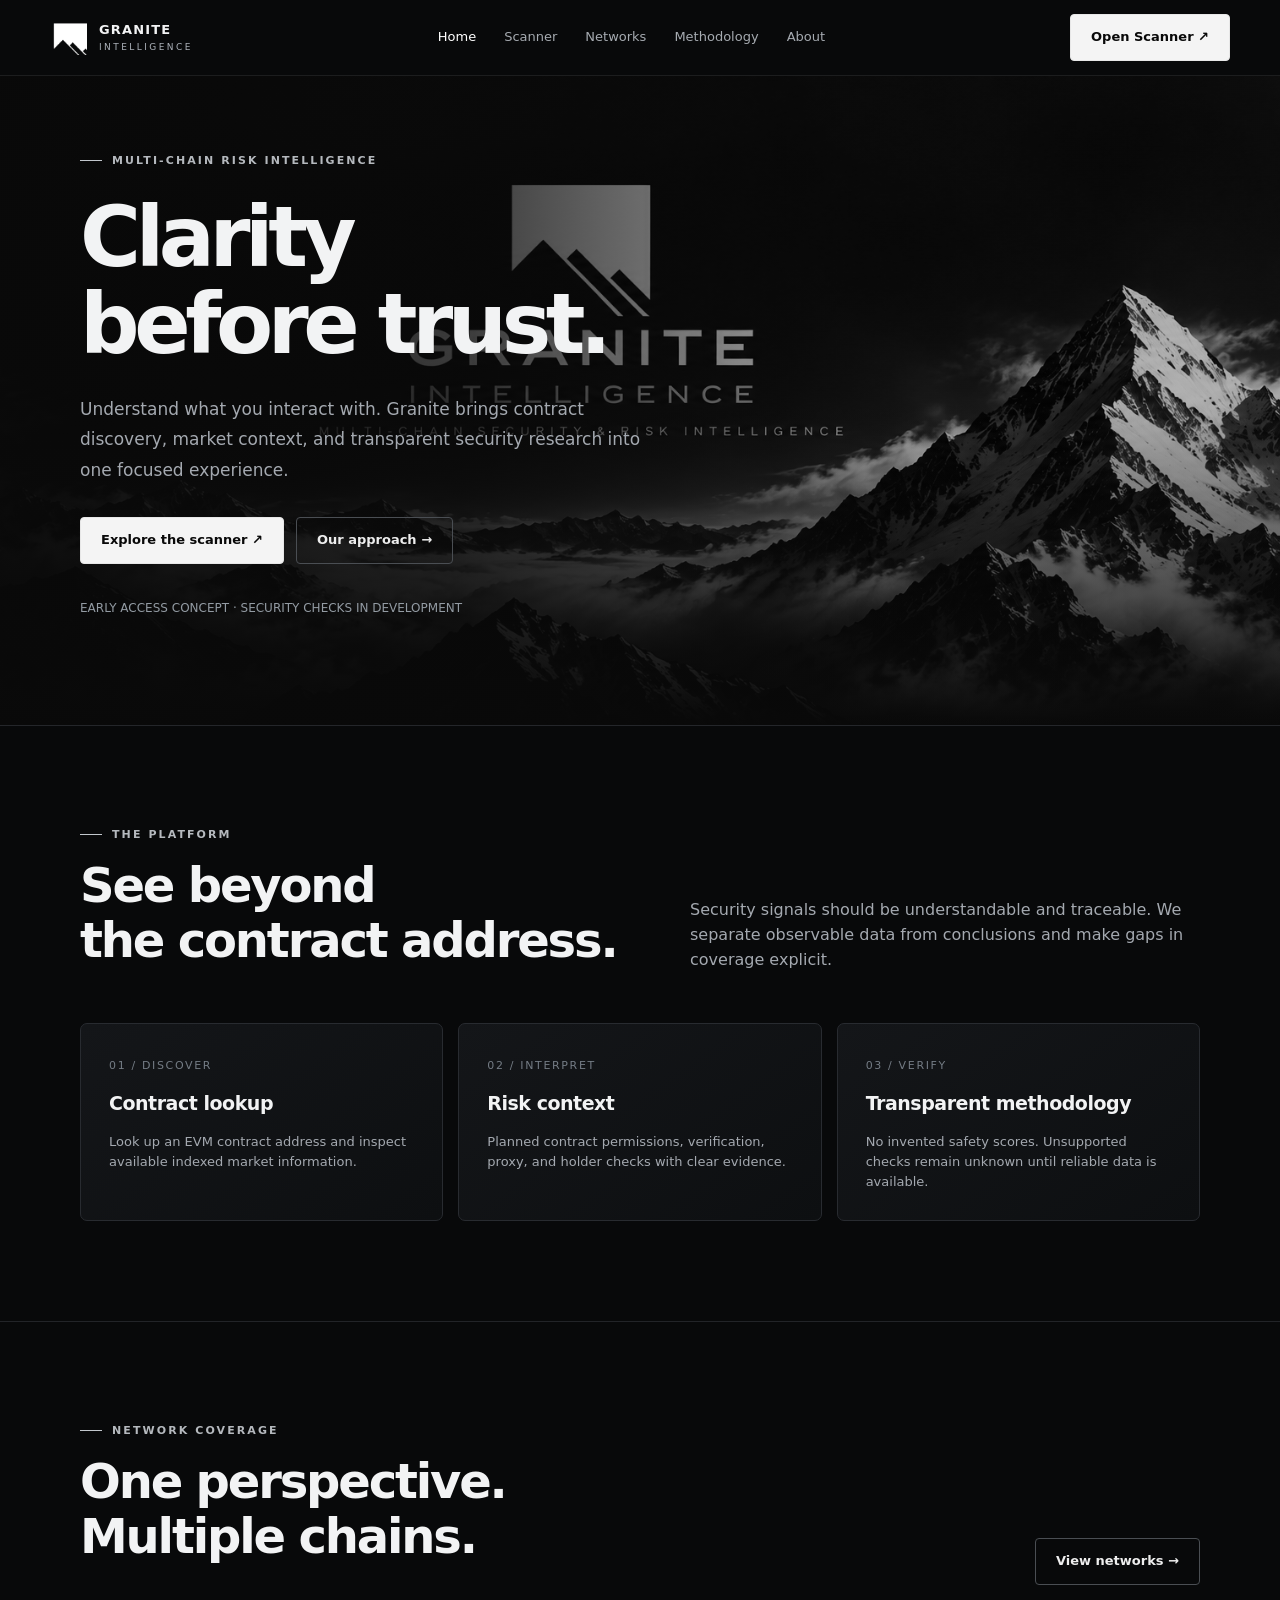
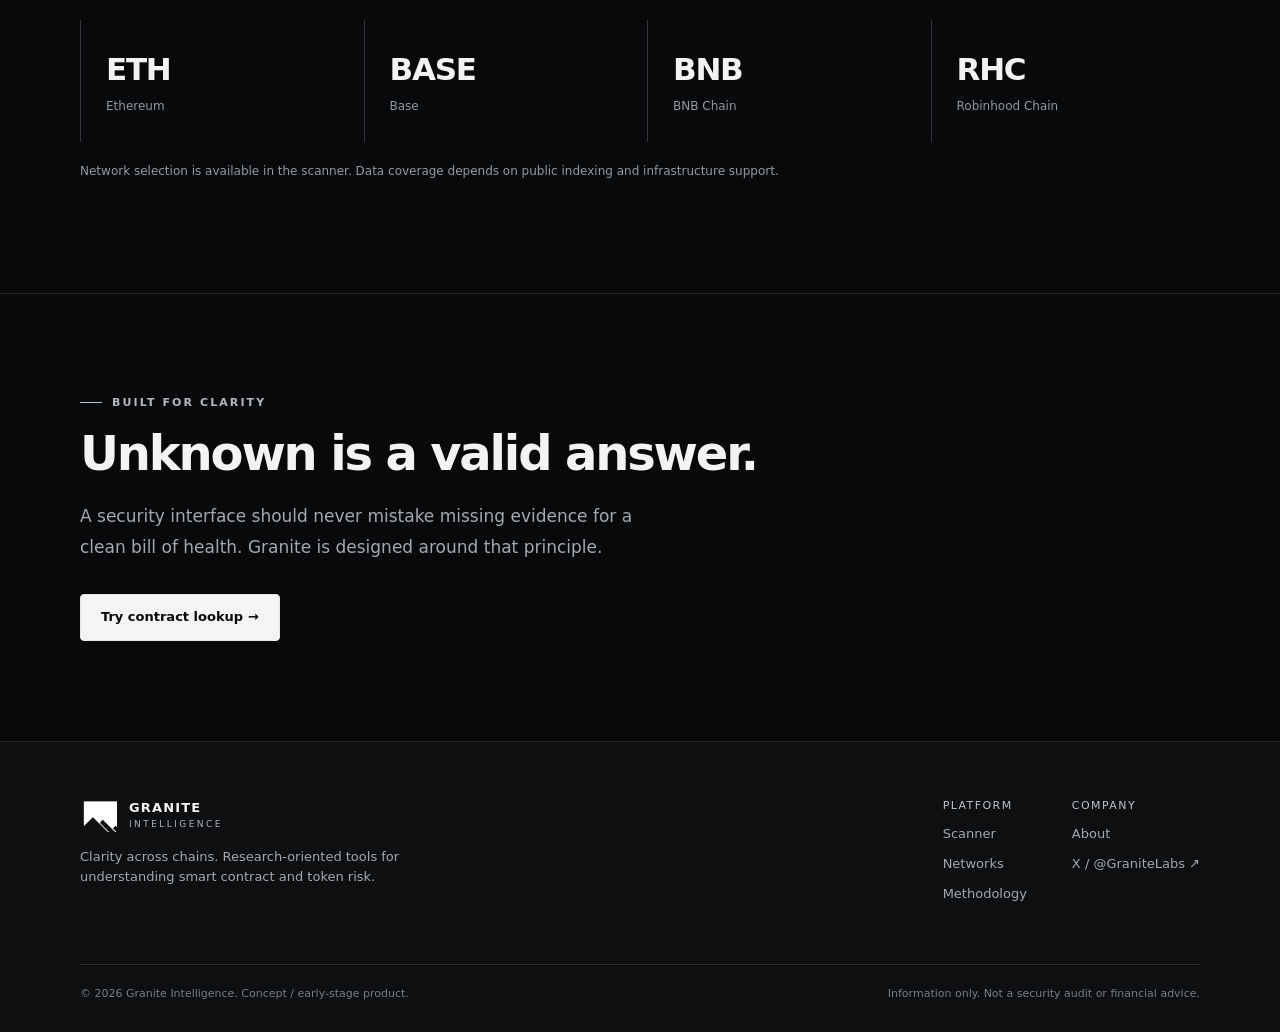
<file: index.html>
<!doctype html><html lang="en"><head><meta charset="utf-8"><meta name="viewport" content="width=device-width,initial-scale=1"><meta name="theme-color" content="#08090a"><meta name="description" content="Granite Intelligence — Multi-chain security and risk intelligence. Explore contracts and public market data."><title>Home | Granite Intelligence</title><link rel="icon" type="image/png" href="assets/logo.png"><link rel="stylesheet" href="style.css"></head><body><header id="site-header"></header><main><section class="hero"><div class="wrap hero-content"><div class="eyebrow">Multi-chain risk intelligence</div><h1>Clarity<br>before trust.</h1><p class="lead">Understand what you interact with. Granite brings contract discovery, market context, and transparent security research into one focused experience.</p><div class="actions"><a class="btn" href="scanner.html">Explore the scanner ↗</a><a class="btn btn-outline" href="methodology.html">Our approach →</a></div><p class="smallprint" style="margin-top:35px">EARLY ACCESS CONCEPT · SECURITY CHECKS IN DEVELOPMENT</p></div></section><section class="section"><div class="wrap"><div class="section-head"><div><div class="eyebrow">The platform</div><h2>See beyond<br>the contract address.</h2></div><p>Security signals should be understandable and traceable. We separate observable data from conclusions and make gaps in coverage explicit.</p></div><div class="grid3"><article class="panel"><span class="num">01 / DISCOVER</span><h3>Contract lookup</h3><p>Look up an EVM contract address and inspect available indexed market information.</p></article><article class="panel"><span class="num">02 / INTERPRET</span><h3>Risk context</h3><p>Planned contract permissions, verification, proxy, and holder checks with clear evidence.</p></article><article class="panel"><span class="num">03 / VERIFY</span><h3>Transparent methodology</h3><p>No invented safety scores. Unsupported checks remain unknown until reliable data is available.</p></article></div></div></section><section class="section"><div class="wrap"><div class="section-head"><div><div class="eyebrow">Network coverage</div><h2>One perspective.<br>Multiple chains.</h2></div><a class="btn btn-outline" href="networks.html">View networks →</a></div><div class="grid4"><div class="stat"><strong>ETH</strong><span>Ethereum</span></div><div class="stat"><strong>BASE</strong><span>Base</span></div><div class="stat"><strong>BNB</strong><span>BNB Chain</span></div><div class="stat"><strong>RHC</strong><span>Robinhood Chain</span></div></div><p class="smallprint" style="margin-top:20px">Network selection is available in the scanner. Data coverage depends on public indexing and infrastructure support.</p></div></section><section class="section"><div class="wrap"><div class="eyebrow">Built for clarity</div><h2>Unknown is a valid answer.</h2><p class="lead">A security interface should never mistake missing evidence for a clean bill of health. Granite is designed around that principle.</p><div class="actions"><a class="btn" href="scanner.html">Try contract lookup →</a></div></div></section></main><footer class="footer" id="site-footer"></footer><script src="app.js" defer></script></body></html>
</file>
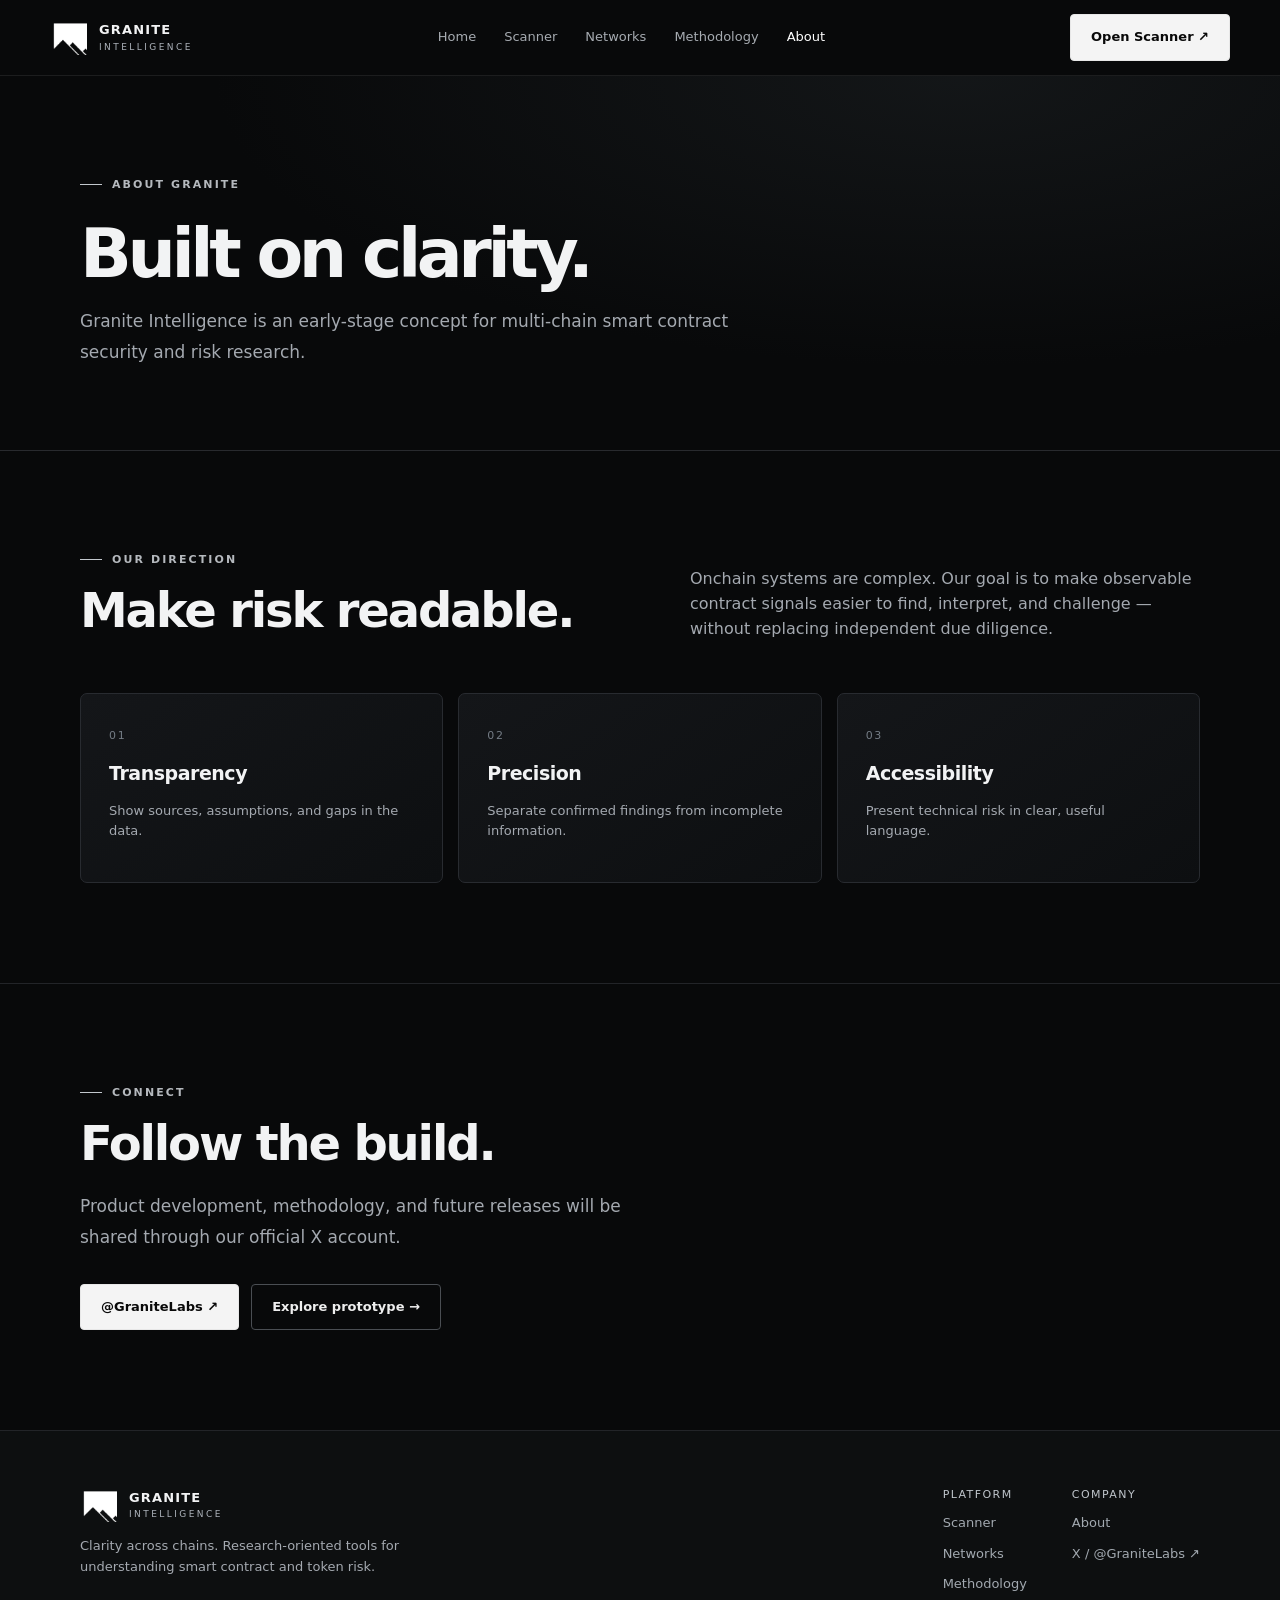
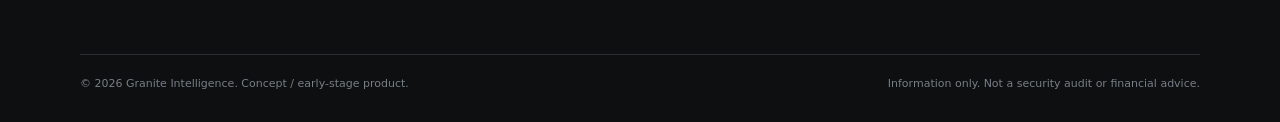
<file: about.html>
<!doctype html><html lang="en"><head><meta charset="utf-8"><meta name="viewport" content="width=device-width,initial-scale=1"><meta name="theme-color" content="#08090a"><meta name="description" content="Granite Intelligence — Multi-chain security and risk intelligence. Explore contracts and public market data."><title>About | Granite Intelligence</title><link rel="icon" type="image/png" href="assets/logo.png"><link rel="stylesheet" href="style.css"></head><body><header id="site-header"></header><main><section class="subhero"><div class="wrap"><div class="eyebrow">About Granite</div><h1>Built on clarity.</h1><p class="lead">Granite Intelligence is an early-stage concept for multi-chain smart contract security and risk research.</p></div></section><section class="section"><div class="wrap"><div class="section-head"><div><div class="eyebrow">Our direction</div><h2>Make risk readable.</h2></div><p>Onchain systems are complex. Our goal is to make observable contract signals easier to find, interpret, and challenge — without replacing independent due diligence.</p></div><div class="grid3"><div class="panel"><span class="num">01</span><h3>Transparency</h3><p>Show sources, assumptions, and gaps in the data.</p></div><div class="panel"><span class="num">02</span><h3>Precision</h3><p>Separate confirmed findings from incomplete information.</p></div><div class="panel"><span class="num">03</span><h3>Accessibility</h3><p>Present technical risk in clear, useful language.</p></div></div></div></section><section class="section"><div class="wrap"><div class="eyebrow">Connect</div><h2>Follow the build.</h2><p class="lead">Product development, methodology, and future releases will be shared through our official X account.</p><div class="actions"><a class="btn" href="https://x.com/GraniteLabs" target="_blank" rel="noopener noreferrer">@GraniteLabs ↗</a><a class="btn btn-outline" href="scanner.html">Explore prototype →</a></div></div></section></main><footer class="footer" id="site-footer"></footer><script src="app.js" defer></script></body></html>
</file>
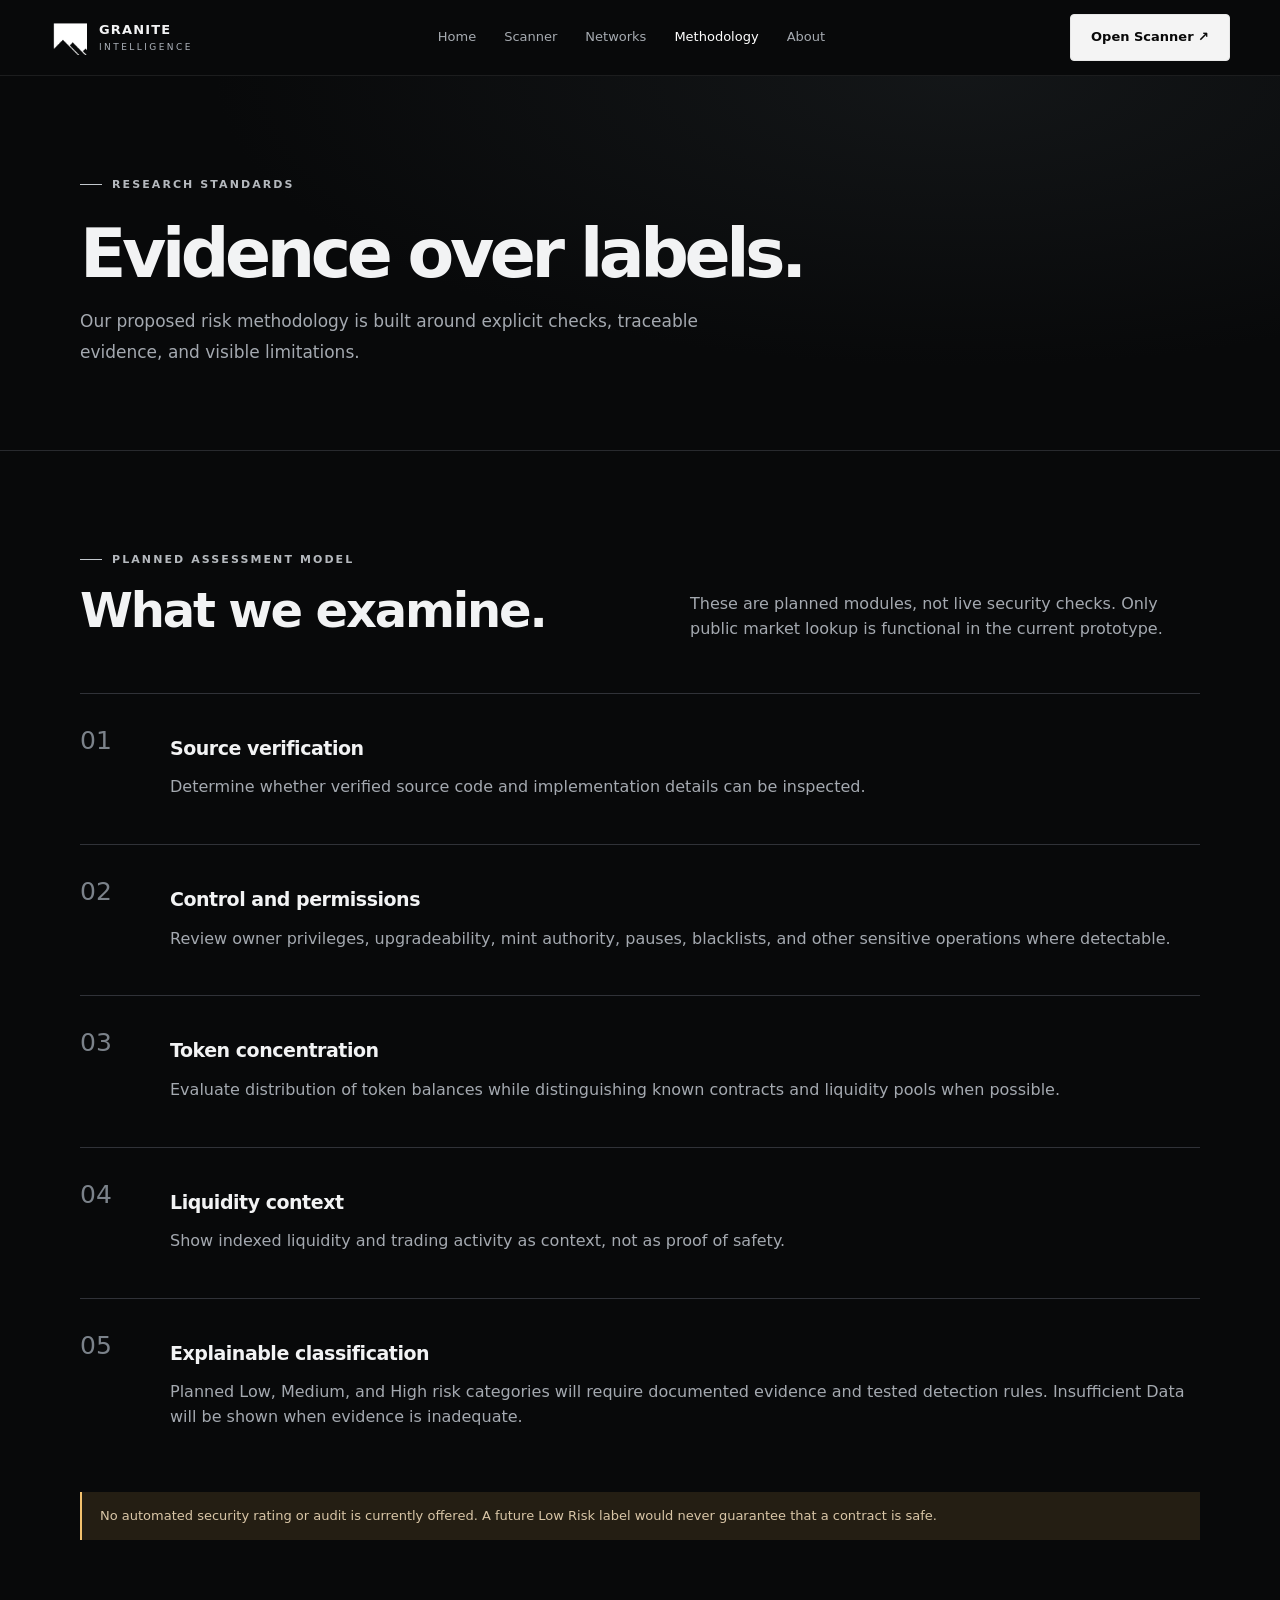
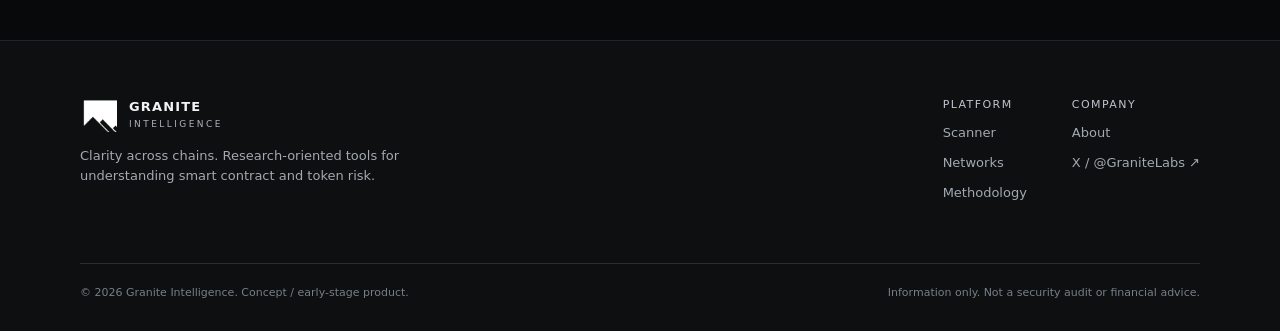
<file: methodology.html>
<!doctype html><html lang="en"><head><meta charset="utf-8"><meta name="viewport" content="width=device-width,initial-scale=1"><meta name="theme-color" content="#08090a"><meta name="description" content="Granite Intelligence — Multi-chain security and risk intelligence. Explore contracts and public market data."><title>Methodology | Granite Intelligence</title><link rel="icon" type="image/png" href="assets/logo.png"><link rel="stylesheet" href="style.css"></head><body><header id="site-header"></header><main><section class="subhero"><div class="wrap"><div class="eyebrow">Research standards</div><h1>Evidence over labels.</h1><p class="lead">Our proposed risk methodology is built around explicit checks, traceable evidence, and visible limitations.</p></div></section><section class="section"><div class="wrap"><div class="section-head"><div><div class="eyebrow">Planned assessment model</div><h2>What we examine.</h2></div><p>These are planned modules, not live security checks. Only public market lookup is functional in the current prototype.</p></div><div class="steps"><div class="step"><div class="n">01</div><div><h3>Source verification</h3><p>Determine whether verified source code and implementation details can be inspected.</p></div></div><div class="step"><div class="n">02</div><div><h3>Control and permissions</h3><p>Review owner privileges, upgradeability, mint authority, pauses, blacklists, and other sensitive operations where detectable.</p></div></div><div class="step"><div class="n">03</div><div><h3>Token concentration</h3><p>Evaluate distribution of token balances while distinguishing known contracts and liquidity pools when possible.</p></div></div><div class="step"><div class="n">04</div><div><h3>Liquidity context</h3><p>Show indexed liquidity and trading activity as context, not as proof of safety.</p></div></div><div class="step"><div class="n">05</div><div><h3>Explainable classification</h3><p>Planned Low, Medium, and High risk categories will require documented evidence and tested detection rules. Insufficient Data will be shown when evidence is inadequate.</p></div></div></div><div class="warn">No automated security rating or audit is currently offered. A future Low Risk label would never guarantee that a contract is safe.</div></div></section></main><footer class="footer" id="site-footer"></footer><script src="app.js" defer></script></body></html>
</file>
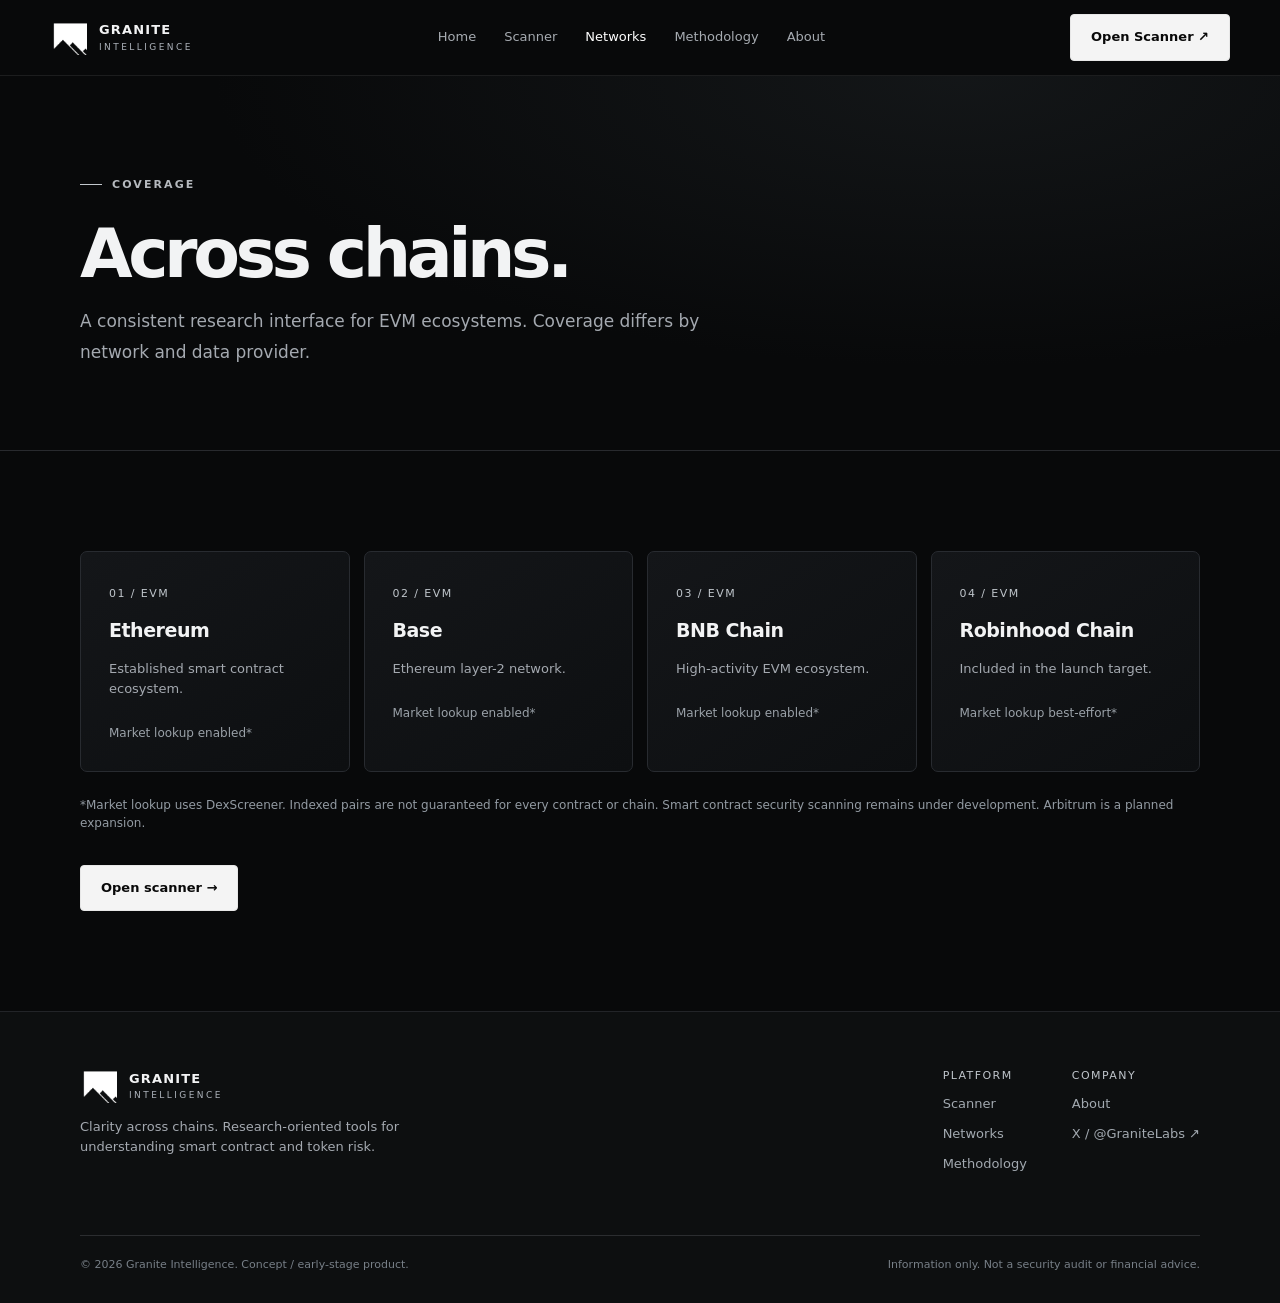
<file: networks.html>
<!doctype html><html lang="en"><head><meta charset="utf-8"><meta name="viewport" content="width=device-width,initial-scale=1"><meta name="theme-color" content="#08090a"><meta name="description" content="Granite Intelligence — Multi-chain security and risk intelligence. Explore contracts and public market data."><title>Networks | Granite Intelligence</title><link rel="icon" type="image/png" href="assets/logo.png"><link rel="stylesheet" href="style.css"></head><body><header id="site-header"></header><main><section class="subhero"><div class="wrap"><div class="eyebrow">Coverage</div><h1>Across chains.</h1><p class="lead">A consistent research interface for EVM ecosystems. Coverage differs by network and data provider.</p></div></section><section class="section"><div class="wrap"><div class="grid4"><div class="panel network"><span class="tag">01 / EVM</span><h3>Ethereum</h3><p>Established smart contract ecosystem.</p><span class="status">Market lookup enabled*</span></div><div class="panel network"><span class="tag">02 / EVM</span><h3>Base</h3><p>Ethereum layer-2 network.</p><span class="status">Market lookup enabled*</span></div><div class="panel network"><span class="tag">03 / EVM</span><h3>BNB Chain</h3><p>High-activity EVM ecosystem.</p><span class="status">Market lookup enabled*</span></div><div class="panel network"><span class="tag">04 / EVM</span><h3>Robinhood Chain</h3><p>Included in the launch target.</p><span class="status">Market lookup best-effort*</span></div></div><p class="smallprint" style="margin-top:24px">*Market lookup uses DexScreener. Indexed pairs are not guaranteed for every contract or chain. Smart contract security scanning remains under development. Arbitrum is a planned expansion.</p><div class="actions"><a class="btn" href="scanner.html">Open scanner →</a></div></div></section></main><footer class="footer" id="site-footer"></footer><script src="app.js" defer></script></body></html>
</file>
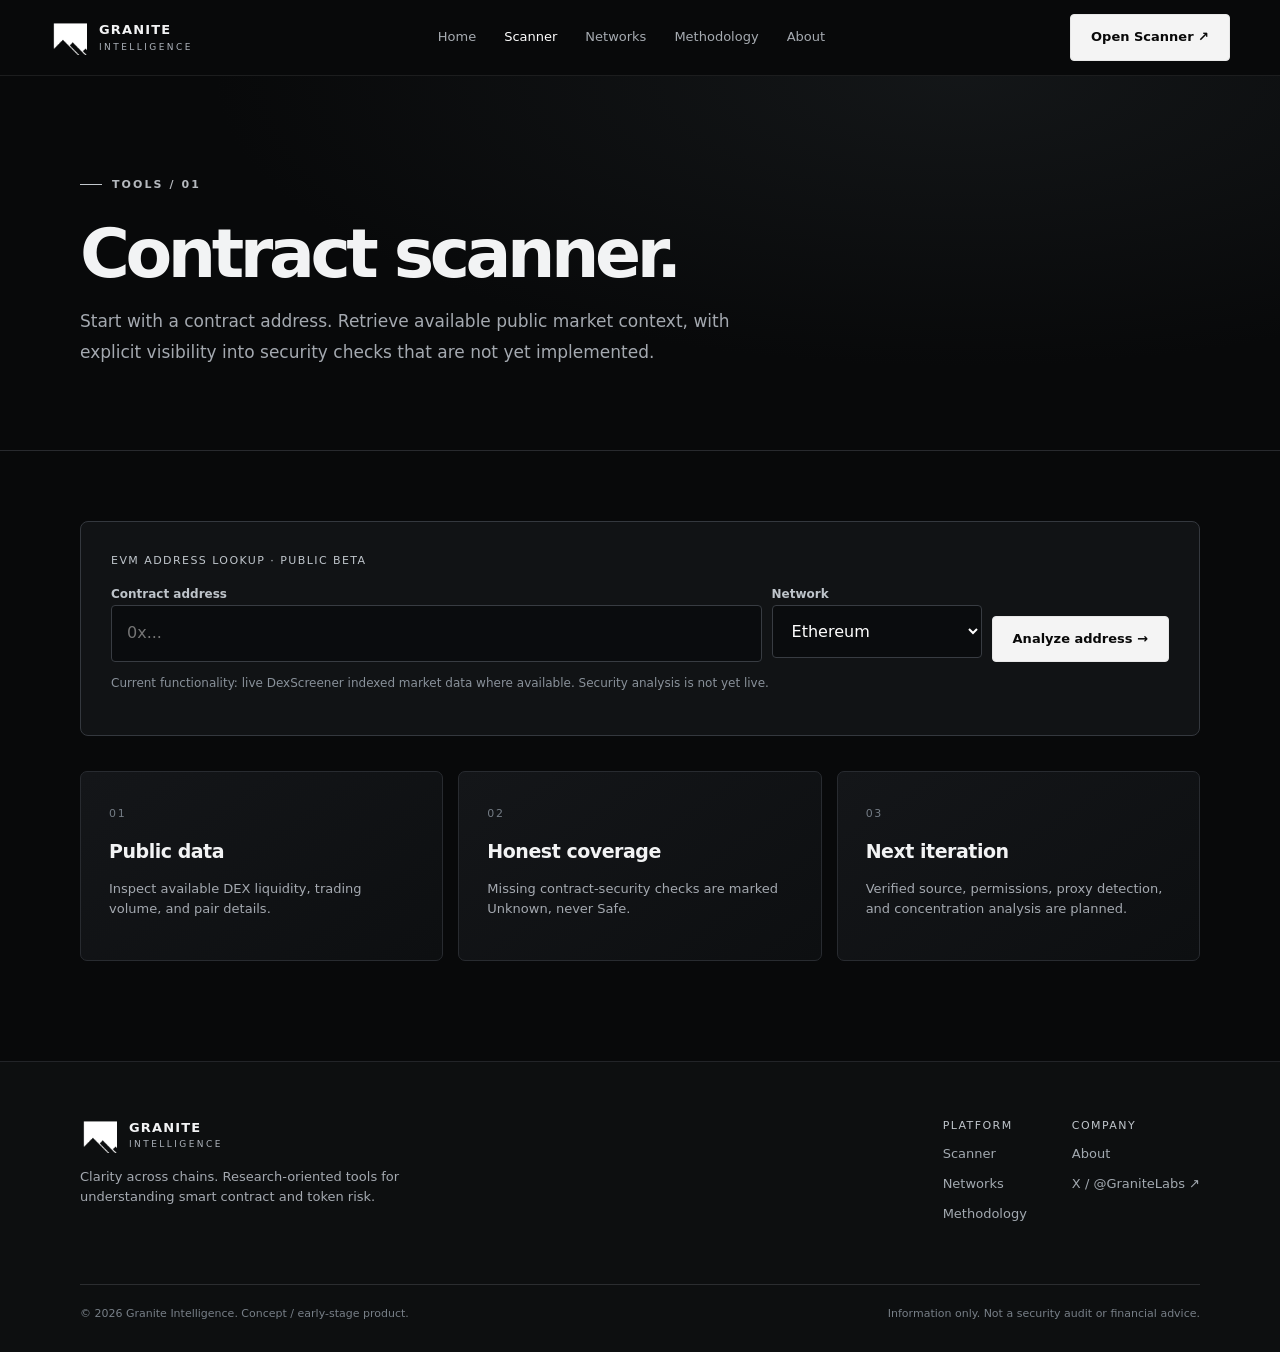
<file: scanner.html>
<!doctype html><html lang="en"><head><meta charset="utf-8"><meta name="viewport" content="width=device-width,initial-scale=1"><meta name="theme-color" content="#08090a"><meta name="description" content="Granite Intelligence — Multi-chain security and risk intelligence. Explore contracts and public market data."><title>Contract Scanner | Granite Intelligence</title><link rel="icon" type="image/png" href="assets/logo.png"><link rel="stylesheet" href="style.css"></head><body><header id="site-header"></header><main><section class="subhero"><div class="wrap"><div class="eyebrow">Tools / 01</div><h1>Contract scanner.</h1><p class="lead">Start with a contract address. Retrieve available public market context, with explicit visibility into security checks that are not yet implemented.</p></div></section><section class="section" style="padding-top:35px"><div class="wrap"><div class="formbox"><div class="tag">EVM address lookup · public beta</div><form id="scanform"><div class="formrow"><div><label for="address">Contract address</label><input id="address" placeholder="0x..." autocomplete="off" spellcheck="false" required maxlength="42"></div><div><label for="chain">Network</label><select id="chain"><option value="ethereum">Ethereum</option><option value="base">Base</option><option value="bsc">BNB Chain</option><option value="robinhood">Robinhood Chain</option></select></div><div style="align-self:end"><button id="scanbtn" class="btn" type="submit">Analyze address →</button></div></div></form><p class="note">Current functionality: live DexScreener indexed market data where available. Security analysis is not yet live.</p></div><div id="result" class="result" aria-live="polite"></div><div class="grid3"><div class="panel"><span class="num">01</span><h3>Public data</h3><p>Inspect available DEX liquidity, trading volume, and pair details.</p></div><div class="panel"><span class="num">02</span><h3>Honest coverage</h3><p>Missing contract-security checks are marked Unknown, never Safe.</p></div><div class="panel"><span class="num">03</span><h3>Next iteration</h3><p>Verified source, permissions, proxy detection, and concentration analysis are planned.</p></div></div></div></section></main><footer class="footer" id="site-footer"></footer><script src="app.js" defer></script></body></html>
</file>
<file: style.css>
:root{color-scheme:dark;--bg:#08090a;--surface:#101214;--surface2:#17191c;--line:#292c30;--muted:#969da5;--text:#f2f3f4;--green:#7cddb2;--amber:#f3c16d;--red:#f48d8d}*{box-sizing:border-box}html{scroll-behavior:smooth}body{margin:0;background:var(--bg);color:var(--text);font-family:Inter,ui-sans-serif,system-ui,-apple-system,'Segoe UI',sans-serif;line-height:1.55}a{color:inherit;text-decoration:none}button,input,select{font:inherit}button{cursor:pointer}header{height:76px;border-bottom:1px solid #ffffff15;background:#090a0be8;backdrop-filter:blur(16px);position:sticky;top:0;z-index:30}.nav{max-width:1240px;margin:auto;height:100%;padding:0 30px;display:flex;align-items:center;justify-content:space-between;gap:24px}.brand{display:flex;align-items:center;gap:12px;font-weight:750;letter-spacing:.09em;font-size:13px}.brand img{width:37px;height:37px;object-fit:contain}.brand span small{display:block;font-size:9px;font-weight:400;color:#aeb4bc;letter-spacing:.27em}.links{display:flex;gap:28px;align-items:center}.links a{font-size:13px;color:#a6abb1;transition:color .2s}.links a:hover,.links a.active{color:white}.nav-cta,.btn{display:inline-flex;align-items:center;justify-content:center;gap:10px;border-radius:4px;border:1px solid #e7e7e7;background:#f4f4f4;color:#090909;padding:12px 20px;font-size:13px;font-weight:700;transition:transform .2s,background .2s}.btn:hover,.nav-cta:hover{transform:translateY(-2px);background:#ddd}.btn-outline{background:transparent;color:#eee;border-color:#4a4e53}.btn-outline:hover{background:#1d2024}.menu{display:none;background:none;border:1px solid #3a3c40;color:white;padding:7px 12px}.wrap{max-width:1180px;margin:0 auto;padding:0 30px}.hero{min-height:650px;position:relative;display:flex;align-items:center;overflow:hidden;border-bottom:1px solid #24262a}.hero:before{content:'';position:absolute;inset:0;background:linear-gradient(90deg,#08090af5 0%,#08090acb 36%,#08090a50 70%),linear-gradient(0deg,#08090a 0%,transparent 50%),url('assets/mountain-banner.png') center/cover;filter:saturate(0)}.hero-content{position:relative;width:100%;padding-top:70px;padding-bottom:90px}.eyebrow{display:flex;align-items:center;gap:10px;color:#b5b9be;letter-spacing:.19em;text-transform:uppercase;font-size:11px;font-weight:650}.eyebrow:before{content:'';width:22px;height:1px;background:#c2c7cd}h1{font-size:clamp(43px,6.5vw,86px);line-height:1.05;letter-spacing:-.065em;font-weight:650;margin:25px 0}h2{font-size:clamp(29px,4vw,48px);line-height:1.15;letter-spacing:-.045em;margin:15px 0 20px;font-weight:650}h3{font-size:19px;letter-spacing:-.025em;margin:12px 0}p{color:#a4a9b0}.lead{font-size:17px;max-width:590px;line-height:1.8}.actions{display:flex;gap:12px;flex-wrap:wrap;margin-top:32px}.section{padding:100px 0;border-bottom:1px solid #222428}.section-head{display:flex;justify-content:space-between;align-items:end;gap:20px;margin-bottom:35px}.section-head p{max-width:510px}.grid3{display:grid;grid-template-columns:repeat(3,1fr);gap:15px}.grid4{display:grid;grid-template-columns:repeat(4,1fr);gap:14px}.panel{background:linear-gradient(145deg,#141619,#0d0f11);border:1px solid #282b30;border-radius:7px;padding:28px;min-height:190px}.panel .num{color:#747c85;font-size:11px;letter-spacing:.15em}.panel p{font-size:13px;margin-bottom:0}.panel .icon{font-size:24px;color:#eee}.stat{padding:25px;border-left:1px solid #34373b}.stat strong{display:block;font-size:31px;letter-spacing:-.04em}.stat span{font-size:12px;color:#9299a1}.subhero{padding:100px 0 65px;border-bottom:1px solid #282a2e;background:radial-gradient(ellipse at 75% 0%,#22272a70,transparent 55%)}.subhero h1{font-size:clamp(43px,6vw,68px);margin-bottom:16px}.subhero p{max-width:660px}.formbox{padding:30px;border:1px solid #34383e;background:#111315;border-radius:8px;margin:35px 0}.formrow{display:grid;grid-template-columns:1fr 210px auto;gap:10px;margin-top:12px}input,select{width:100%;padding:15px;background:#0a0c0e;border:1px solid #383c42;border-radius:4px;color:white;outline:none;min-width:0}input:focus,select:focus{border-color:#aaa}label{font-size:12px;font-weight:650;color:#bec4ca}.note{font-size:12px;color:#89919a}.result{display:none;margin:25px 0 80px}.result.visible{display:block}.result-head{display:flex;justify-content:space-between;align-items:center;gap:16px;border-bottom:1px solid #32353a;padding-bottom:20px}.pill{display:inline-block;padding:5px 10px;border-radius:3px;border:1px solid #5b6168;color:#c7ccd1;font-size:11px;letter-spacing:.08em;text-transform:uppercase}.kv{display:flex;justify-content:space-between;gap:12px;padding:15px 0;border-bottom:1px solid #292d32;font-size:13px}.kv span:first-child{color:#929aa3}.kv span:last-child{text-align:right;overflow-wrap:anywhere}.warn{border-left:2px solid var(--amber);padding:14px 18px;background:#241e13;color:#d9c6a7;font-size:13px;margin-top:18px}.tag{font-size:11px;color:#bfc5cb;letter-spacing:.13em;text-transform:uppercase}.steps{counter-reset:steps}.step{display:grid;grid-template-columns:70px 1fr;border-top:1px solid #303238;padding:28px 0;gap:20px}.step .n{font-size:25px;color:#7b828a}.step p{margin-top:4px}.network{min-height:185px}.network strong{font-size:21px}.network .status{display:block;margin-top:25px;color:#9aa1a8;font-size:12px}.footer{padding:55px 0 30px;background:#0d0f10}.footgrid{display:flex;justify-content:space-between;gap:40px}.footgrid p{font-size:13px;max-width:370px}.footlinks{display:flex;gap:45px}.footlinks div{display:grid;align-content:start;gap:10px}.footlinks a{font-size:13px;color:#a2a9b0}.footlinks a:hover{color:white}.copyright{margin-top:60px;border-top:1px solid #2b2d30;padding-top:20px;color:#777f87;font-size:11px;display:flex;justify-content:space-between;gap:15px}.highlight{color:white}.feature-list{display:grid;grid-template-columns:1fr 1fr;gap:16px}.smallprint{font-size:12px;color:#939ba3}code{font-size:12px;overflow-wrap:anywhere;color:#d7dbe0}@media(max-width:800px){header{height:68px}.nav{padding:0 18px}.menu{display:block}.links{display:none;position:absolute;top:68px;left:0;right:0;background:#101214;border-bottom:1px solid #383a3d;padding:18px;flex-direction:column;align-items:stretch;gap:15px}.links.open{display:flex}.nav-cta{display:none}.wrap{padding:0 20px}.hero{min-height:600px}.hero:before{background:linear-gradient(90deg,#08090af0,#08090a80),linear-gradient(0deg,#08090a,transparent),url('assets/mountain-banner.png') 63% center/cover}.section{padding:65px 0}.grid3,.grid4,.feature-list{grid-template-columns:1fr 1fr}.section-head{display:block}.formrow{grid-template-columns:1fr}.formrow .btn{width:100%}.footgrid{display:block}.footlinks{margin-top:25px}.stat{padding:15px}.subhero{padding:70px 0 45px}}@media(max-width:520px){.grid3,.grid4,.feature-list{grid-template-columns:1fr}.hero{min-height:570px}.lead{font-size:15px}.panel{min-height:auto}.footlinks{gap:25px}.copyright{display:block}.result-head{display:block}.result-head .pill{margin-top:12px}}
</file>
